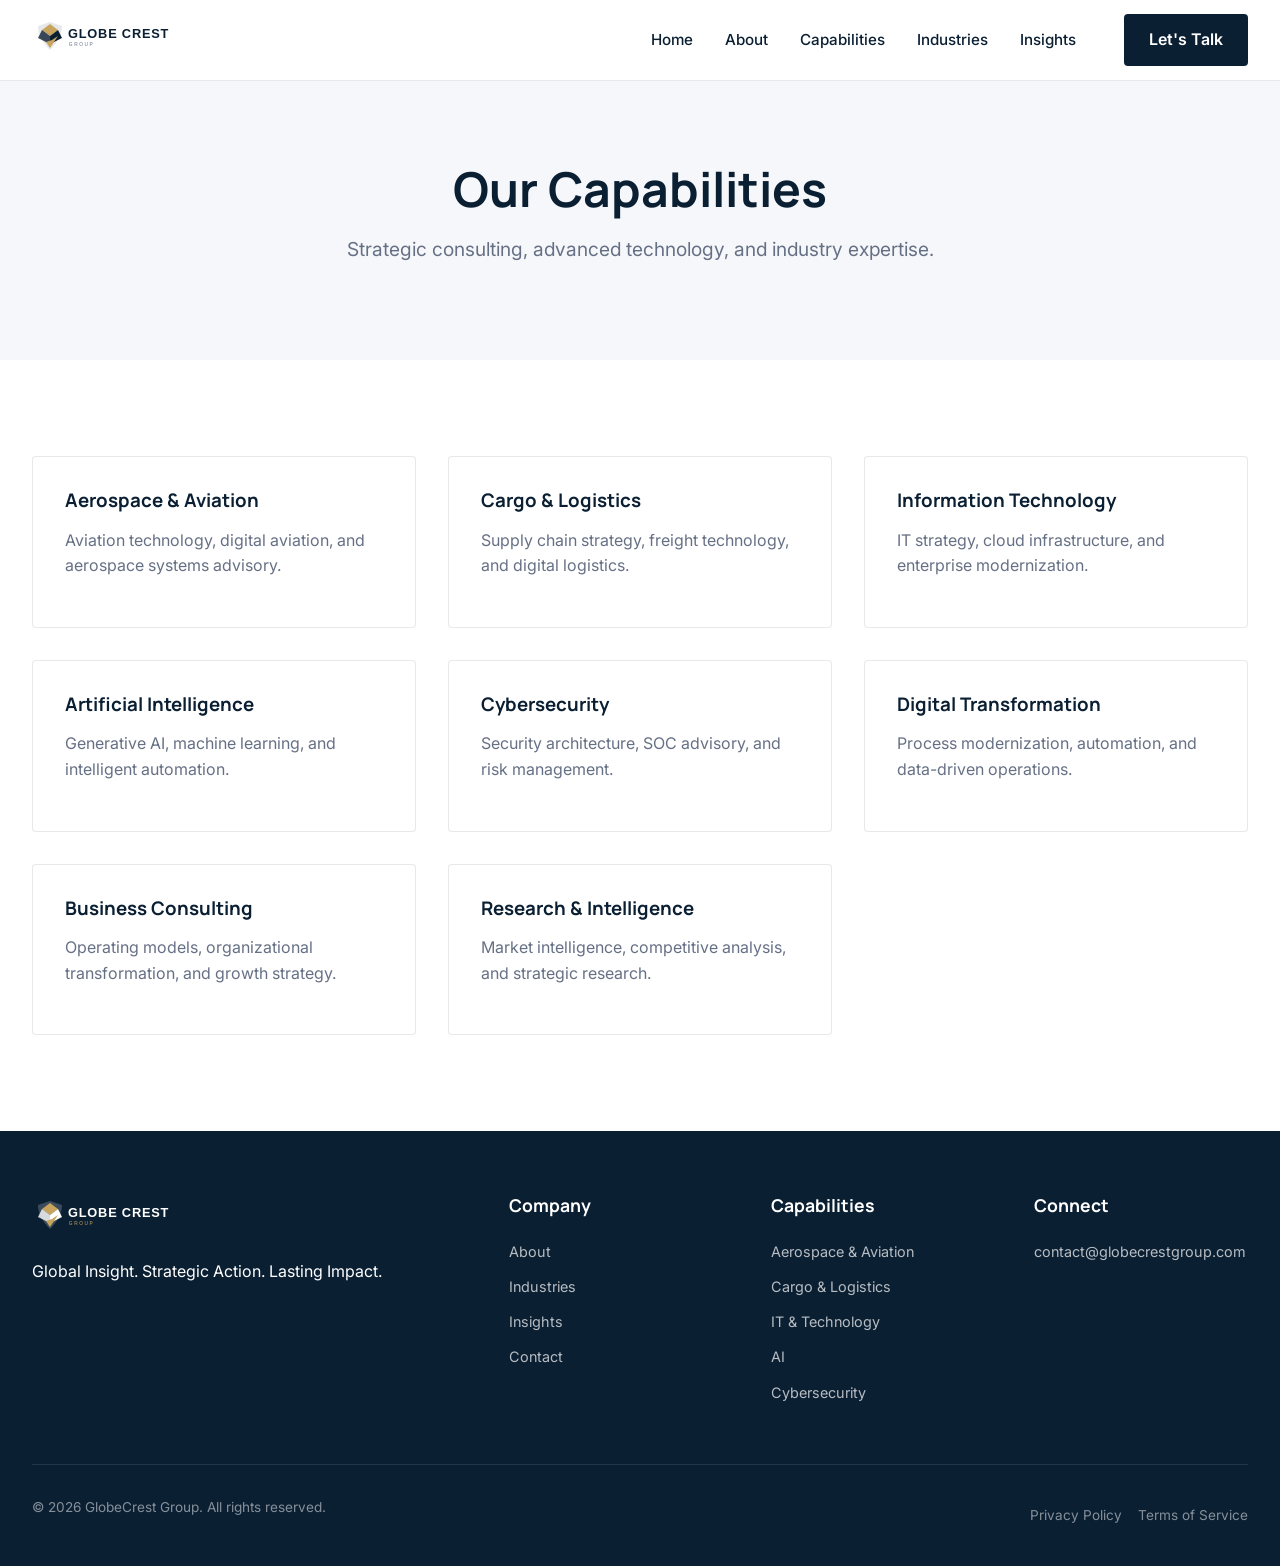
<file: capabilities.html>
﻿<!DOCTYPE html>
<html lang="en">
<head>
    <meta charset="UTF-8">
    <meta name="viewport" content="width=device-width, initial-scale=1.0">
    <title>Our Capabilities | GlobeCrest Group</title>
    <meta name="description" content="GlobeCrest Group capabilities across Strategy, Technology, Industry and Global Operations.">
    <link rel="icon" type="image/svg+xml" href="assets/images/logo/favicon.svg">
    <link rel="stylesheet" href="assets/css/style.css">
</head>
<body>
    <header class="header">
        <div class="container header-container">
            <a href="index.html" class="logo" aria-label="GlobeCrest Group Home">
                <img src="assets/images/logo/logo.svg" alt="GlobeCrest Group Logo">
            </a>
            <button class="mobile-toggle" aria-expanded="false">&#9776;</button>
            <nav>
                <ul class="nav-menu">
                    <li><a href="index.html" class="nav-link">Home</a></li>
                    <li><a href="about.html" class="nav-link">About</a></li>
                    <li class="dropdown">
                        <a href="capabilities.html" class="nav-link">Capabilities</a>
                        <ul class="dropdown-menu">
                            <li><a href="aerospace.html" class="dropdown-item">Aerospace & Aviation</a></li>
                            <li><a href="cargo.html" class="dropdown-item">Cargo & Logistics</a></li>
                            <li><a href="technology.html" class="dropdown-item">IT & Technology</a></li>
                            <li><a href="ai.html" class="dropdown-item">Artificial Intelligence</a></li>
                            <li><a href="cybersecurity.html" class="dropdown-item">Cybersecurity</a></li>
                            <li><a href="capabilities.html#digital" class="dropdown-item">Digital Transformation</a></li>
                            <li><a href="capabilities.html#consulting" class="dropdown-item">Business Consulting</a></li>
                            <li><a href="insights.html" class="dropdown-item">Research & Intelligence</a></li>
                        </ul>
                    </li>
                    <li><a href="industries.html" class="nav-link">Industries</a></li>
                    <li><a href="insights.html" class="nav-link">Insights</a></li>
                    <li><a href="contact.html" class="btn btn-primary" style="padding: 0.75rem 1.5rem; margin-left: 1rem;">Let's Talk</a></li>
                </ul>
            </nav>
        </div>
    </header>

        <section class="page-header" style="background-color: var(--color-light);">
        <div class="container fade-in">
            <h1 class="page-title">Our Capabilities</h1>
            <p class="page-subtitle">Strategic consulting, advanced technology, and industry expertise.</p>
        </div>
    </section>
    <section class="section">
        <div class="container">
            <div class="grid-3 fade-in">
                <div class="card card-content">
                    <h3 class="mb-2"><a href="aerospace.html">Aerospace & Aviation</a></h3>
                    <p class="text-muted">Aviation technology, digital aviation, and aerospace systems advisory.</p>
                </div>
                <div class="card card-content">
                    <h3 class="mb-2"><a href="cargo.html">Cargo & Logistics</a></h3>
                    <p class="text-muted">Supply chain strategy, freight technology, and digital logistics.</p>
                </div>
                <div class="card card-content">
                    <h3 class="mb-2"><a href="technology.html">Information Technology</a></h3>
                    <p class="text-muted">IT strategy, cloud infrastructure, and enterprise modernization.</p>
                </div>
                <div class="card card-content">
                    <h3 class="mb-2"><a href="ai.html">Artificial Intelligence</a></h3>
                    <p class="text-muted">Generative AI, machine learning, and intelligent automation.</p>
                </div>
                <div class="card card-content">
                    <h3 class="mb-2"><a href="cybersecurity.html">Cybersecurity</a></h3>
                    <p class="text-muted">Security architecture, SOC advisory, and risk management.</p>
                </div>
                <div class="card card-content" id="digital">
                    <h3 class="mb-2">Digital Transformation</h3>
                    <p class="text-muted">Process modernization, automation, and data-driven operations.</p>
                </div>
                <div class="card card-content" id="consulting">
                    <h3 class="mb-2">Business Consulting</h3>
                    <p class="text-muted">Operating models, organizational transformation, and growth strategy.</p>
                </div>
                <div class="card card-content">
                    <h3 class="mb-2"><a href="insights.html">Research & Intelligence</a></h3>
                    <p class="text-muted">Market intelligence, competitive analysis, and strategic research.</p>
                </div>
            </div>
        </div>
    </section>

    <footer class="footer">
        <div class="container">
            <div class="footer-grid">
                <div class="footer-brand">
                    <img src="assets/images/logo/logo-dark.svg" alt="GlobeCrest Group" class="footer-logo">
                    <p class="text-white mb-1">Global Insight. Strategic Action. Lasting Impact.</p>
                </div>
                <div>
                    <h4 class="footer-title">Company</h4>
                    <ul class="footer-links">
                        <li><a href="about.html" class="footer-link">About</a></li>
                        <li><a href="industries.html" class="footer-link">Industries</a></li>
                        <li><a href="insights.html" class="footer-link">Insights</a></li>
                        <li><a href="contact.html" class="footer-link">Contact</a></li>
                    </ul>
                </div>
                <div>
                    <h4 class="footer-title">Capabilities</h4>
                    <ul class="footer-links">
                        <li><a href="aerospace.html" class="footer-link">Aerospace & Aviation</a></li>
                        <li><a href="cargo.html" class="footer-link">Cargo & Logistics</a></li>
                        <li><a href="technology.html" class="footer-link">IT & Technology</a></li>
                        <li><a href="ai.html" class="footer-link">AI</a></li>
                        <li><a href="cybersecurity.html" class="footer-link">Cybersecurity</a></li>
                    </ul>
                </div>
                <div>
                    <h4 class="footer-title">Connect</h4>
                    <ul class="footer-links">
                        <li><a href="mailto:contact@globecrestgroup.com" class="footer-link">contact@globecrestgroup.com</a></li>
                    </ul>
                </div>
            </div>
            <div class="footer-bottom">
                <p>&copy; 2026 GlobeCrest Group. All rights reserved.</p>
                <div class="footer-legal-links">
                    <a href="privacy.html">Privacy Policy</a>
                    <a href="terms.html">Terms of Service</a>
                </div>
            </div>
        </div>
    </footer>
    <script src="assets/js/main.js"></script>
</body>
</html>
</file>
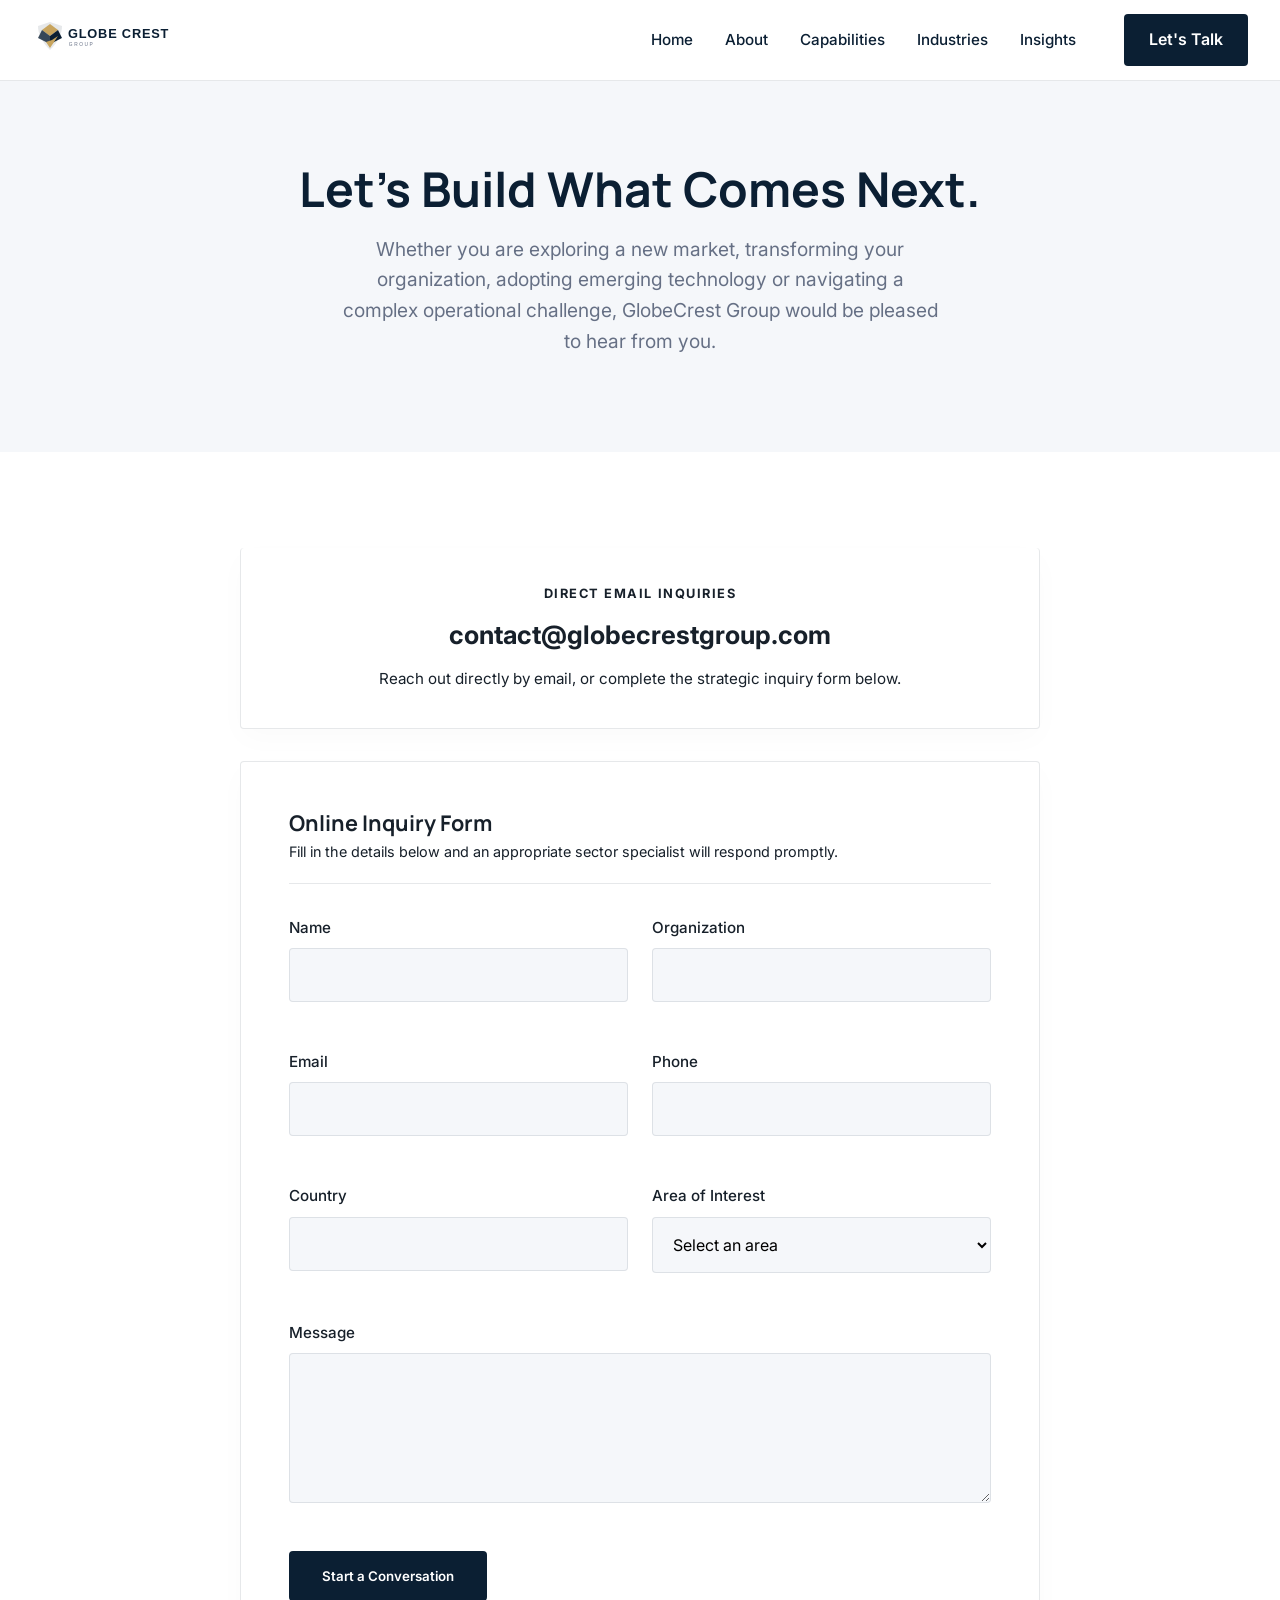
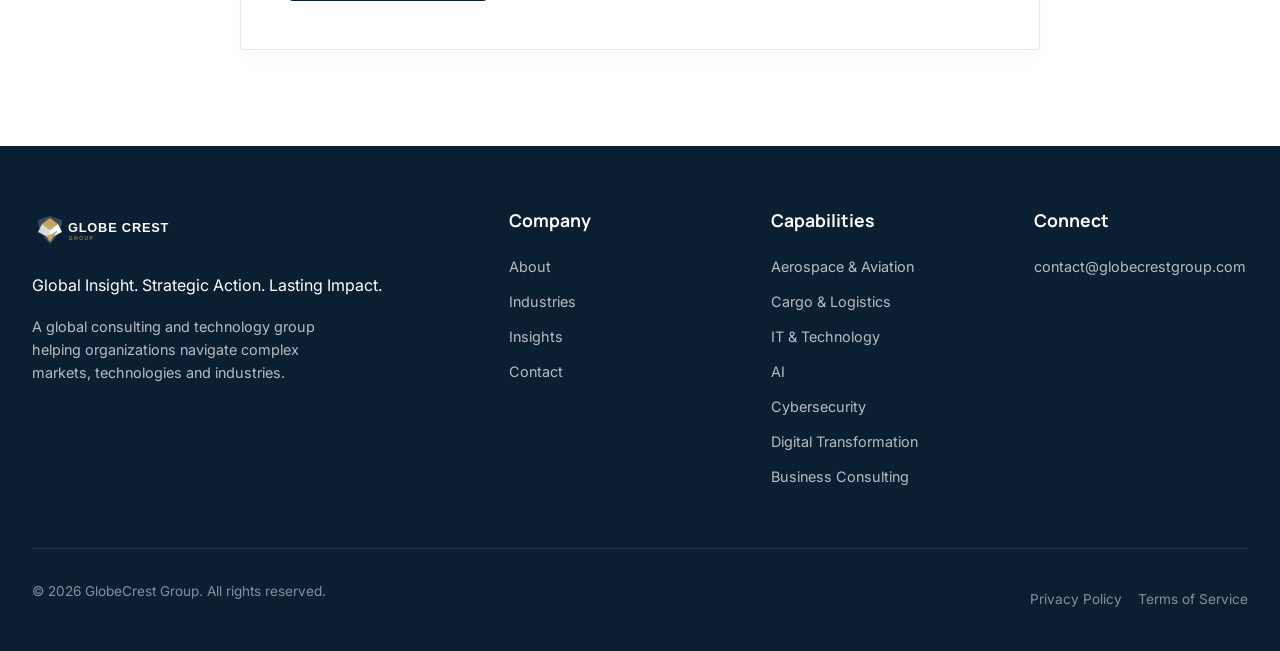
<file: contact.html>
<!DOCTYPE html>
<html lang="en">
<head>
    <meta charset="UTF-8">
    <meta name="viewport" content="width=device-width, initial-scale=1.0">
    <title>Contact Us | GlobeCrest Group</title>
    <meta name="description" content="Contact GlobeCrest Group for strategic consulting, advanced technology solutions and industry-focused expertise.">
    <link rel="icon" type="image/svg+xml" href="assets/images/logo/favicon.svg">
    <link rel="stylesheet" href="assets/css/style.css">
</head>
<body>
    <header class="header">
        <div class="container header-container">
            <a href="index.html" class="logo" aria-label="GlobeCrest Group Home">
                <img src="assets/images/logo/logo.svg" alt="GlobeCrest Group Logo">
            </a>
            <button class="mobile-toggle" aria-expanded="false">&#9776;</button>
            <nav>
                <ul class="nav-menu">
                    <li><a href="index.html" class="nav-link">Home</a></li>
                    <li><a href="about.html" class="nav-link">About</a></li>
                    <li class="dropdown">
                        <a href="capabilities.html" class="nav-link">Capabilities</a>
                        <ul class="dropdown-menu">
                            <li><a href="aerospace.html" class="dropdown-item">Aerospace & Aviation</a></li>
                            <li><a href="cargo.html" class="dropdown-item">Cargo & Logistics</a></li>
                            <li><a href="technology.html" class="dropdown-item">IT & Technology</a></li>
                            <li><a href="ai.html" class="dropdown-item">Artificial Intelligence</a></li>
                            <li><a href="cybersecurity.html" class="dropdown-item">Cybersecurity</a></li>
                            <li><a href="capabilities.html#digital" class="dropdown-item">Digital Transformation</a></li>
                            <li><a href="capabilities.html#consulting" class="dropdown-item">Business Consulting</a></li>
                            <li><a href="insights.html" class="dropdown-item">Research & Intelligence</a></li>
                        </ul>
                    </li>
                    <li><a href="industries.html" class="nav-link">Industries</a></li>
                    <li><a href="insights.html" class="nav-link">Insights</a></li>
                    <li><a href="contact.html" class="btn btn-primary" style="padding: 0.75rem 1.5rem; margin-left: 1rem;">Let's Talk</a></li>
                </ul>
            </nav>
        </div>
    </header>

    <section class="page-header">
        <div class="container fade-in">
            <h1 class="page-title">Let's Build What Comes Next.</h1>
            <p class="page-subtitle">Whether you are exploring a new market, transforming your organization, adopting emerging technology or navigating a complex operational challenge, GlobeCrest Group would be pleased to hear from you.</p>
        </div>
    </section>

    <section class="section">
        <div class="container">
            <!-- Direct Email Box -->
            <div class="fade-in" style="max-width: 800px; margin: 0 auto 2rem; background: var(--color-white); padding: 2.25rem 2.5rem; border: 1px solid var(--color-border); border-top: 4px solid var(--color-gold); border-radius: 4px; text-align: center; box-shadow: 0 10px 30px rgba(0,0,0,0.02);">
                <span style="font-size: 0.8rem; text-transform: uppercase; letter-spacing: 0.12em; color: var(--color-gold); font-weight: 700; display: block; margin-bottom: 0.6rem;">Direct Email Inquiries</span>
                <a href="mailto:contact@globecrestgroup.com" style="font-size: 1.6rem; font-weight: 700; color: var(--color-navy); text-decoration: none; display: inline-block; word-break: break-all;">contact@globecrestgroup.com</a>
                <p style="margin-top: 0.75rem; color: var(--color-text-muted); font-size: 0.95rem; margin-bottom: 0;">Reach out directly by email, or complete the strategic inquiry form below.</p>
            </div>

            <div class="fade-in" style="max-width: 800px; margin: 0 auto; background: var(--color-white); padding: 3rem; border: 1px solid var(--color-border); border-radius: 4px; box-shadow: 0 10px 30px rgba(0,0,0,0.02);">
                <div style="border-bottom: 1px solid var(--color-border); padding-bottom: 1.25rem; margin-bottom: 2rem;">
                    <h2 style="font-size: 1.35rem; color: var(--color-navy); margin-bottom: 0.25rem;">Online Inquiry Form</h2>
                    <p style="color: var(--color-text-muted); font-size: 0.9rem; margin: 0;">Fill in the details below and an appropriate sector specialist will respond promptly.</p>
                </div>
                <form action="https://formsubmit.co/contact@globecrestgroup.com" method="POST">
                    <input type="hidden" name="_subject" value="New Inquiry from GlobeCrest Group Website">
                    <input type="hidden" name="_template" value="table">
                    <div class="grid-2" style="gap: 1.5rem;">
                        <div class="form-group mb-0">
                            <label for="name" class="form-label">Name</label>
                            <input type="text" id="name" name="name" class="form-control" required>
                        </div>
                        <div class="form-group mb-0">
                            <label for="organization" class="form-label">Organization</label>
                            <input type="text" id="organization" name="organization" class="form-control" required>
                        </div>
                    </div>
                    <div class="grid-2 mt-3" style="gap: 1.5rem;">
                        <div class="form-group mb-0">
                            <label for="email" class="form-label">Email</label>
                            <input type="email" id="email" name="email" class="form-control" required>
                        </div>
                        <div class="form-group mb-0">
                            <label for="phone" class="form-label">Phone</label>
                            <input type="tel" id="phone" name="phone" class="form-control">
                        </div>
                    </div>
                    <div class="grid-2 mt-3" style="gap: 1.5rem;">
                        <div class="form-group mb-0">
                            <label for="country" class="form-label">Country</label>
                            <input type="text" id="country" name="country" class="form-control" required>
                        </div>
                        <div class="form-group mb-0">
                            <label for="interest" class="form-label">Area of Interest</label>
                            <select id="interest" name="interest" class="form-control" required>
                                <option value="" disabled selected>Select an area</option>
                                <option value="Aerospace & Aviation">Aerospace & Aviation</option>
                                <option value="Cargo & Logistics">Cargo & Logistics</option>
                                <option value="IT">IT</option>
                                <option value="Artificial Intelligence">Artificial Intelligence</option>
                                <option value="Cybersecurity">Cybersecurity</option>
                                <option value="Digital Transformation">Digital Transformation</option>
                                <option value="Business Consulting">Business Consulting</option>
                                <option value="Research & Intelligence">Research & Intelligence</option>
                                <option value="Other">Other</option>
                            </select>
                        </div>
                    </div>
                    <div class="form-group mt-3">
                        <label for="message" class="form-label">Message</label>
                        <textarea id="message" name="message" class="form-control" required></textarea>
                    </div>
                    <button type="submit" class="btn btn-primary mt-2">Start a Conversation</button>
                </form>
            </div>
        </div>
    </section>

    <!-- Footer -->
    <footer class="footer">
        <div class="container">
            <div class="footer-grid">
                <div class="footer-brand">
                    <img src="assets/images/logo/logo-dark.svg" alt="GlobeCrest Group" class="footer-logo">
                    <p class="text-white mb-1">Global Insight. Strategic Action. Lasting Impact.</p>
                    <p class="footer-desc mt-2">A global consulting and technology group helping organizations navigate complex markets, technologies and industries.</p>
                </div>
                <div>
                    <h4 class="footer-title">Company</h4>
                    <ul class="footer-links">
                        <li><a href="about.html" class="footer-link">About</a></li>
                        <li><a href="industries.html" class="footer-link">Industries</a></li>
                        <li><a href="insights.html" class="footer-link">Insights</a></li>
                        <li><a href="contact.html" class="footer-link">Contact</a></li>
                    </ul>
                </div>
                <div>
                    <h4 class="footer-title">Capabilities</h4>
                    <ul class="footer-links">
                        <li><a href="aerospace.html" class="footer-link">Aerospace & Aviation</a></li>
                        <li><a href="cargo.html" class="footer-link">Cargo & Logistics</a></li>
                        <li><a href="technology.html" class="footer-link">IT & Technology</a></li>
                        <li><a href="ai.html" class="footer-link">AI</a></li>
                        <li><a href="cybersecurity.html" class="footer-link">Cybersecurity</a></li>
                        <li><a href="capabilities.html#digital" class="footer-link">Digital Transformation</a></li>
                        <li><a href="capabilities.html#consulting" class="footer-link">Business Consulting</a></li>
                    </ul>
                </div>
                <div>
                    <h4 class="footer-title">Connect</h4>
                    <ul class="footer-links">
                        <li><a href="mailto:contact@globecrestgroup.com" class="footer-link">contact@globecrestgroup.com</a></li>
                    </ul>
                </div>
            </div>
            <div class="footer-bottom">
                <p>&copy; 2026 GlobeCrest Group. All rights reserved.</p>
                <div class="footer-legal-links">
                    <a href="privacy.html">Privacy Policy</a>
                    <a href="terms.html">Terms of Service</a>
                </div>
            </div>
        </div>
    </footer>
    <script src="assets/js/main.js"></script>
</body>
</html>
</file>
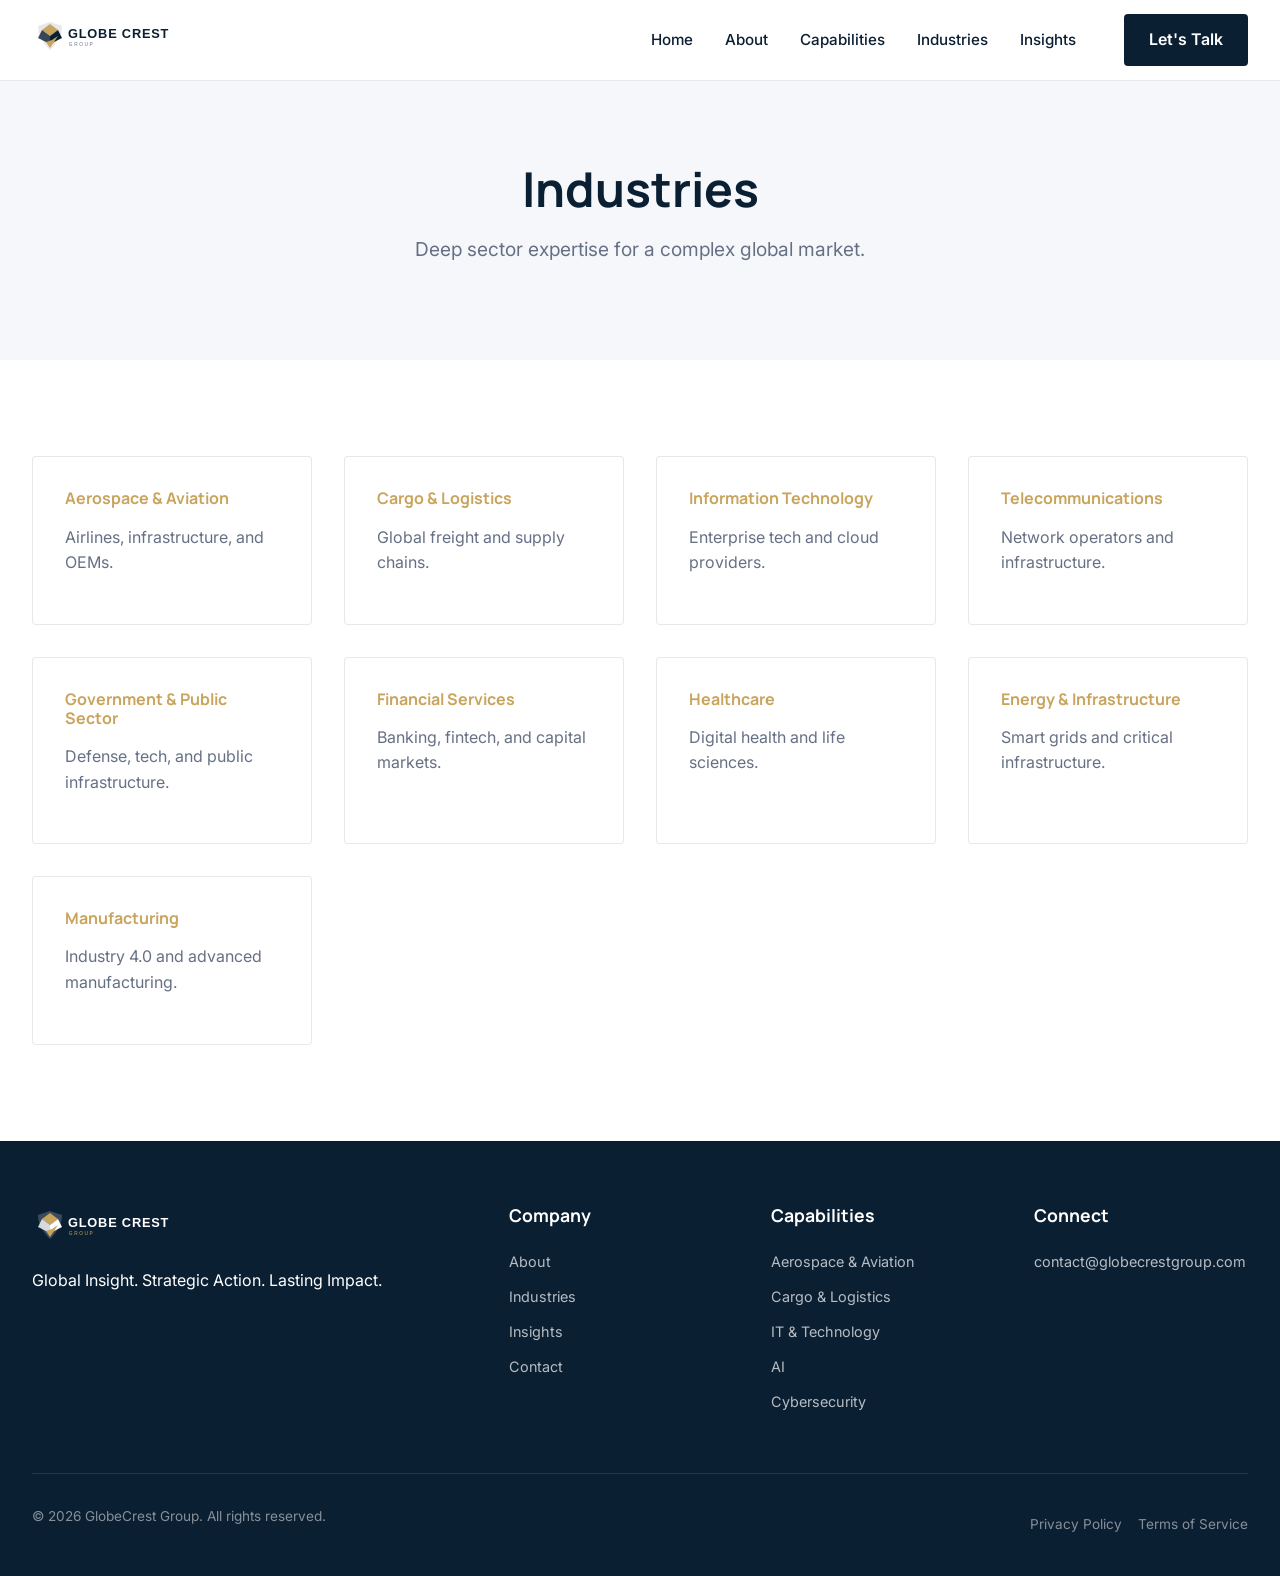
<file: industries.html>
﻿<!DOCTYPE html>
<html lang="en">
<head>
    <meta charset="UTF-8">
    <meta name="viewport" content="width=device-width, initial-scale=1.0">
    <title>Industries | GlobeCrest Group</title>
    <meta name="description" content="GlobeCrest Group industry expertise.">
    <link rel="icon" type="image/svg+xml" href="assets/images/logo/favicon.svg">
    <link rel="stylesheet" href="assets/css/style.css">
</head>
<body>
    <header class="header">
        <div class="container header-container">
            <a href="index.html" class="logo" aria-label="GlobeCrest Group Home">
                <img src="assets/images/logo/logo.svg" alt="GlobeCrest Group Logo">
            </a>
            <button class="mobile-toggle" aria-expanded="false">&#9776;</button>
            <nav>
                <ul class="nav-menu">
                    <li><a href="index.html" class="nav-link">Home</a></li>
                    <li><a href="about.html" class="nav-link">About</a></li>
                    <li class="dropdown">
                        <a href="capabilities.html" class="nav-link">Capabilities</a>
                        <ul class="dropdown-menu">
                            <li><a href="aerospace.html" class="dropdown-item">Aerospace & Aviation</a></li>
                            <li><a href="cargo.html" class="dropdown-item">Cargo & Logistics</a></li>
                            <li><a href="technology.html" class="dropdown-item">IT & Technology</a></li>
                            <li><a href="ai.html" class="dropdown-item">Artificial Intelligence</a></li>
                            <li><a href="cybersecurity.html" class="dropdown-item">Cybersecurity</a></li>
                            <li><a href="capabilities.html#digital" class="dropdown-item">Digital Transformation</a></li>
                            <li><a href="capabilities.html#consulting" class="dropdown-item">Business Consulting</a></li>
                            <li><a href="insights.html" class="dropdown-item">Research & Intelligence</a></li>
                        </ul>
                    </li>
                    <li><a href="industries.html" class="nav-link">Industries</a></li>
                    <li><a href="insights.html" class="nav-link">Insights</a></li>
                    <li><a href="contact.html" class="btn btn-primary" style="padding: 0.75rem 1.5rem; margin-left: 1rem;">Let's Talk</a></li>
                </ul>
            </nav>
        </div>
    </header>

        <section class="page-header" style="background-color: var(--color-light);">
        <div class="container fade-in">
            <h1 class="page-title">Industries</h1>
            <p class="page-subtitle">Deep sector expertise for a complex global market.</p>
        </div>
    </section>
    <section class="section">
        <div class="container">
            <div class="grid-4 fade-in">
                <div class="card card-content"><h4 class="mb-2 text-accent">Aerospace & Aviation</h4><p class="text-muted">Airlines, infrastructure, and OEMs.</p></div>
                <div class="card card-content"><h4 class="mb-2 text-accent">Cargo & Logistics</h4><p class="text-muted">Global freight and supply chains.</p></div>
                <div class="card card-content"><h4 class="mb-2 text-accent">Information Technology</h4><p class="text-muted">Enterprise tech and cloud providers.</p></div>
                <div class="card card-content"><h4 class="mb-2 text-accent">Telecommunications</h4><p class="text-muted">Network operators and infrastructure.</p></div>
                <div class="card card-content"><h4 class="mb-2 text-accent">Government & Public Sector</h4><p class="text-muted">Defense, tech, and public infrastructure.</p></div>
                <div class="card card-content"><h4 class="mb-2 text-accent">Financial Services</h4><p class="text-muted">Banking, fintech, and capital markets.</p></div>
                <div class="card card-content"><h4 class="mb-2 text-accent">Healthcare</h4><p class="text-muted">Digital health and life sciences.</p></div>
                <div class="card card-content"><h4 class="mb-2 text-accent">Energy & Infrastructure</h4><p class="text-muted">Smart grids and critical infrastructure.</p></div>
                <div class="card card-content"><h4 class="mb-2 text-accent">Manufacturing</h4><p class="text-muted">Industry 4.0 and advanced manufacturing.</p></div>
            </div>
        </div>
    </section>

    <footer class="footer">
        <div class="container">
            <div class="footer-grid">
                <div class="footer-brand">
                    <img src="assets/images/logo/logo-dark.svg" alt="GlobeCrest Group" class="footer-logo">
                    <p class="text-white mb-1">Global Insight. Strategic Action. Lasting Impact.</p>
                </div>
                <div>
                    <h4 class="footer-title">Company</h4>
                    <ul class="footer-links">
                        <li><a href="about.html" class="footer-link">About</a></li>
                        <li><a href="industries.html" class="footer-link">Industries</a></li>
                        <li><a href="insights.html" class="footer-link">Insights</a></li>
                        <li><a href="contact.html" class="footer-link">Contact</a></li>
                    </ul>
                </div>
                <div>
                    <h4 class="footer-title">Capabilities</h4>
                    <ul class="footer-links">
                        <li><a href="aerospace.html" class="footer-link">Aerospace & Aviation</a></li>
                        <li><a href="cargo.html" class="footer-link">Cargo & Logistics</a></li>
                        <li><a href="technology.html" class="footer-link">IT & Technology</a></li>
                        <li><a href="ai.html" class="footer-link">AI</a></li>
                        <li><a href="cybersecurity.html" class="footer-link">Cybersecurity</a></li>
                    </ul>
                </div>
                <div>
                    <h4 class="footer-title">Connect</h4>
                    <ul class="footer-links">
                        <li><a href="mailto:contact@globecrestgroup.com" class="footer-link">contact@globecrestgroup.com</a></li>
                    </ul>
                </div>
            </div>
            <div class="footer-bottom">
                <p>&copy; 2026 GlobeCrest Group. All rights reserved.</p>
                <div class="footer-legal-links">
                    <a href="privacy.html">Privacy Policy</a>
                    <a href="terms.html">Terms of Service</a>
                </div>
            </div>
        </div>
    </footer>
    <script src="assets/js/main.js"></script>
</body>
</html>
</file>
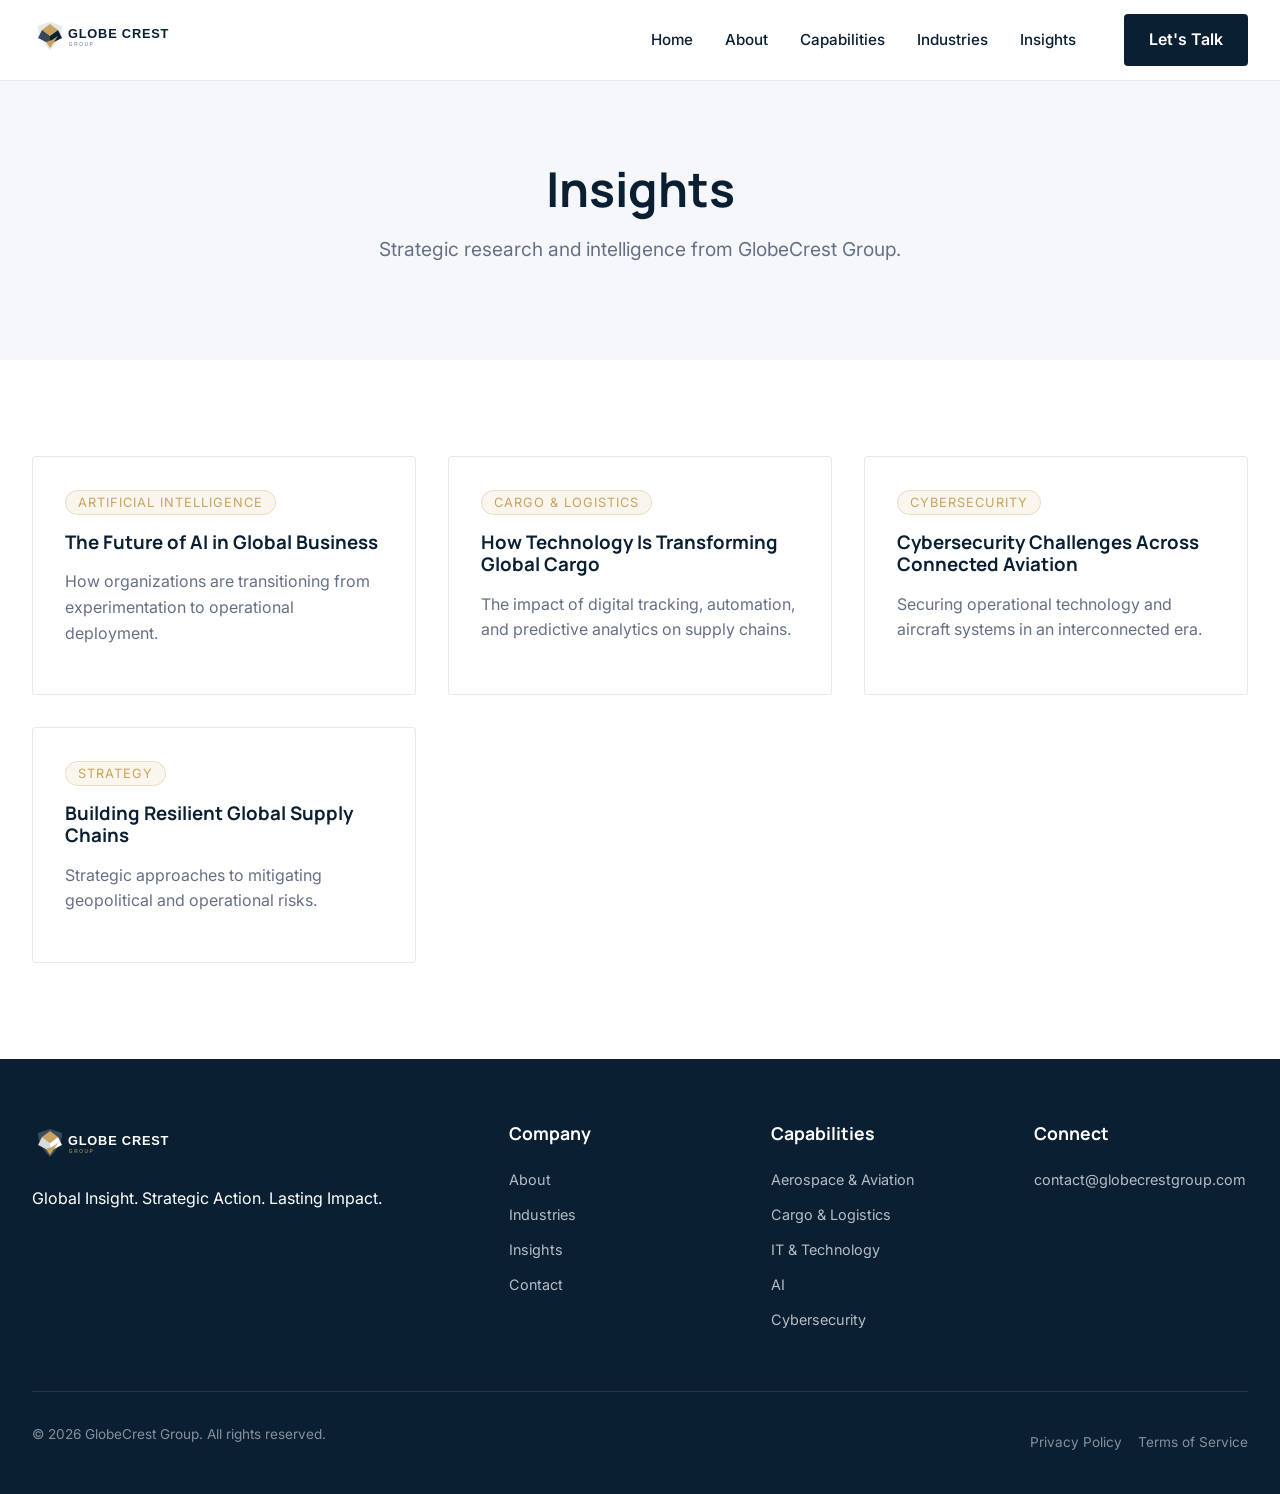
<file: insights.html>
﻿<!DOCTYPE html>
<html lang="en">
<head>
    <meta charset="UTF-8">
    <meta name="viewport" content="width=device-width, initial-scale=1.0">
    <title>Insights & Research | GlobeCrest Group</title>
    <meta name="description" content="Consulting research and insights by GlobeCrest Group.">
    <link rel="icon" type="image/svg+xml" href="assets/images/logo/favicon.svg">
    <link rel="stylesheet" href="assets/css/style.css">
</head>
<body>
    <header class="header">
        <div class="container header-container">
            <a href="index.html" class="logo" aria-label="GlobeCrest Group Home">
                <img src="assets/images/logo/logo.svg" alt="GlobeCrest Group Logo">
            </a>
            <button class="mobile-toggle" aria-expanded="false">&#9776;</button>
            <nav>
                <ul class="nav-menu">
                    <li><a href="index.html" class="nav-link">Home</a></li>
                    <li><a href="about.html" class="nav-link">About</a></li>
                    <li class="dropdown">
                        <a href="capabilities.html" class="nav-link">Capabilities</a>
                        <ul class="dropdown-menu">
                            <li><a href="aerospace.html" class="dropdown-item">Aerospace & Aviation</a></li>
                            <li><a href="cargo.html" class="dropdown-item">Cargo & Logistics</a></li>
                            <li><a href="technology.html" class="dropdown-item">IT & Technology</a></li>
                            <li><a href="ai.html" class="dropdown-item">Artificial Intelligence</a></li>
                            <li><a href="cybersecurity.html" class="dropdown-item">Cybersecurity</a></li>
                            <li><a href="capabilities.html#digital" class="dropdown-item">Digital Transformation</a></li>
                            <li><a href="capabilities.html#consulting" class="dropdown-item">Business Consulting</a></li>
                            <li><a href="insights.html" class="dropdown-item">Research & Intelligence</a></li>
                        </ul>
                    </li>
                    <li><a href="industries.html" class="nav-link">Industries</a></li>
                    <li><a href="insights.html" class="nav-link">Insights</a></li>
                    <li><a href="contact.html" class="btn btn-primary" style="padding: 0.75rem 1.5rem; margin-left: 1rem;">Let's Talk</a></li>
                </ul>
            </nav>
        </div>
    </header>

        <section class="page-header" style="background-color: var(--color-light);">
        <div class="container fade-in">
            <h1 class="page-title">Insights</h1>
            <p class="page-subtitle">Strategic research and intelligence from GlobeCrest Group.</p>
        </div>
    </section>
    <section class="section">
        <div class="container">
            <div class="grid-3 fade-in">
                <div class="card card-content">
                    <span class="tag mb-2 d-inline-block">Artificial Intelligence</span>
                    <h3 class="mb-2 mt-2">The Future of AI in Global Business</h3>
                    <p class="text-muted">How organizations are transitioning from experimentation to operational deployment.</p>
                </div>
                <div class="card card-content">
                    <span class="tag mb-2 d-inline-block">Cargo & Logistics</span>
                    <h3 class="mb-2 mt-2">How Technology Is Transforming Global Cargo</h3>
                    <p class="text-muted">The impact of digital tracking, automation, and predictive analytics on supply chains.</p>
                </div>
                <div class="card card-content">
                    <span class="tag mb-2 d-inline-block">Cybersecurity</span>
                    <h3 class="mb-2 mt-2">Cybersecurity Challenges Across Connected Aviation</h3>
                    <p class="text-muted">Securing operational technology and aircraft systems in an interconnected era.</p>
                </div>
                <div class="card card-content">
                    <span class="tag mb-2 d-inline-block">Strategy</span>
                    <h3 class="mb-2 mt-2">Building Resilient Global Supply Chains</h3>
                    <p class="text-muted">Strategic approaches to mitigating geopolitical and operational risks.</p>
                </div>
            </div>
        </div>
    </section>

    <footer class="footer">
        <div class="container">
            <div class="footer-grid">
                <div class="footer-brand">
                    <img src="assets/images/logo/logo-dark.svg" alt="GlobeCrest Group" class="footer-logo">
                    <p class="text-white mb-1">Global Insight. Strategic Action. Lasting Impact.</p>
                </div>
                <div>
                    <h4 class="footer-title">Company</h4>
                    <ul class="footer-links">
                        <li><a href="about.html" class="footer-link">About</a></li>
                        <li><a href="industries.html" class="footer-link">Industries</a></li>
                        <li><a href="insights.html" class="footer-link">Insights</a></li>
                        <li><a href="contact.html" class="footer-link">Contact</a></li>
                    </ul>
                </div>
                <div>
                    <h4 class="footer-title">Capabilities</h4>
                    <ul class="footer-links">
                        <li><a href="aerospace.html" class="footer-link">Aerospace & Aviation</a></li>
                        <li><a href="cargo.html" class="footer-link">Cargo & Logistics</a></li>
                        <li><a href="technology.html" class="footer-link">IT & Technology</a></li>
                        <li><a href="ai.html" class="footer-link">AI</a></li>
                        <li><a href="cybersecurity.html" class="footer-link">Cybersecurity</a></li>
                    </ul>
                </div>
                <div>
                    <h4 class="footer-title">Connect</h4>
                    <ul class="footer-links">
                        <li><a href="mailto:contact@globecrestgroup.com" class="footer-link">contact@globecrestgroup.com</a></li>
                    </ul>
                </div>
            </div>
            <div class="footer-bottom">
                <p>&copy; 2026 GlobeCrest Group. All rights reserved.</p>
                <div class="footer-legal-links">
                    <a href="privacy.html">Privacy Policy</a>
                    <a href="terms.html">Terms of Service</a>
                </div>
            </div>
        </div>
    </footer>
    <script src="assets/js/main.js"></script>
</body>
</html>
</file>
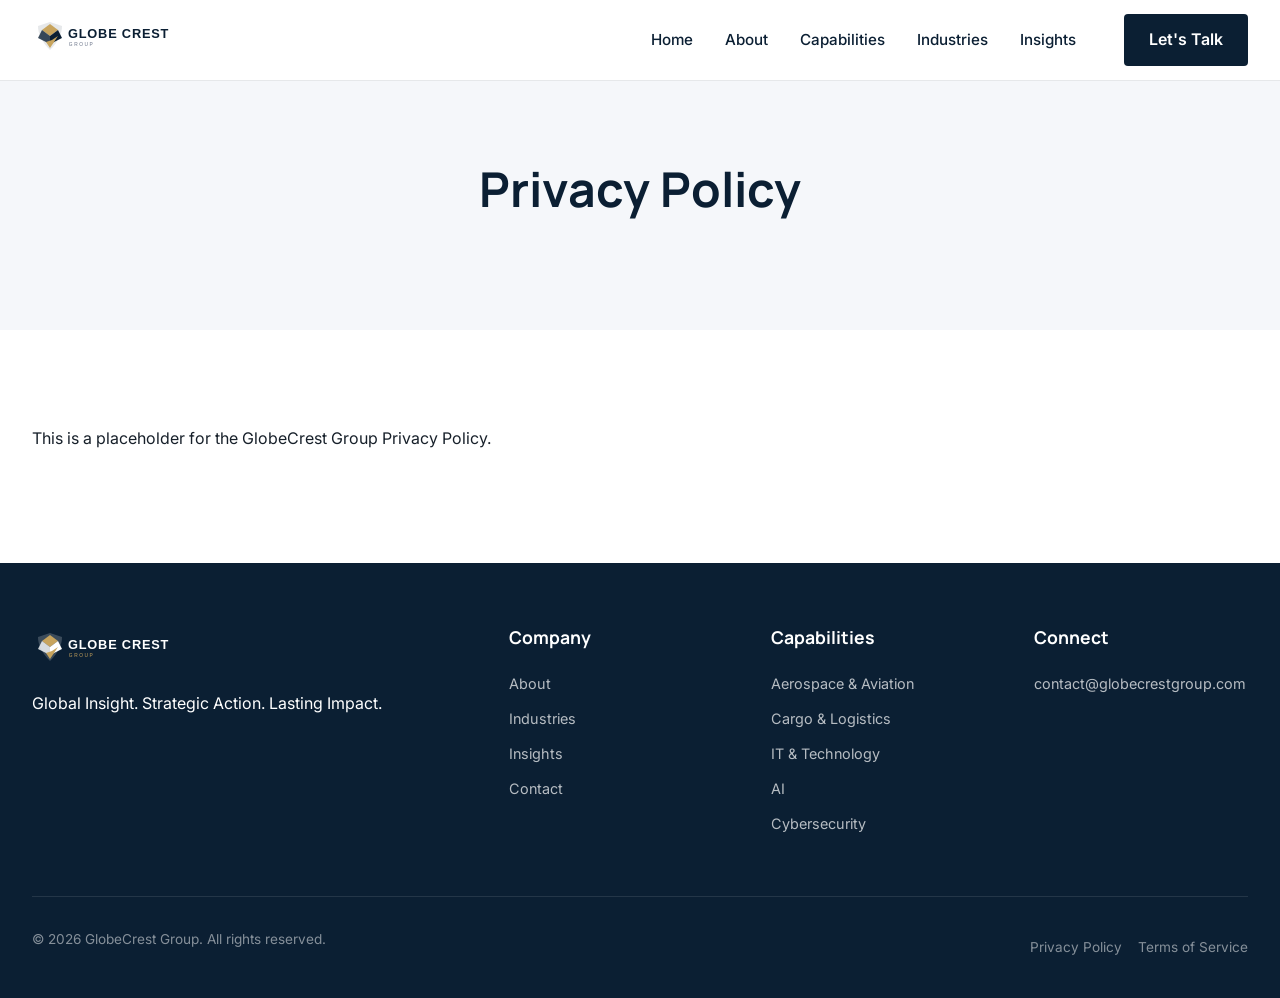
<file: privacy.html>
﻿<!DOCTYPE html>
<html lang="en">
<head>
    <meta charset="UTF-8">
    <meta name="viewport" content="width=device-width, initial-scale=1.0">
    <title>Privacy Policy | GlobeCrest Group</title>
    <meta name="description" content="GlobeCrest Group Privacy Policy.">
    <link rel="icon" type="image/svg+xml" href="assets/images/logo/favicon.svg">
    <link rel="stylesheet" href="assets/css/style.css">
</head>
<body>
    <header class="header">
        <div class="container header-container">
            <a href="index.html" class="logo" aria-label="GlobeCrest Group Home">
                <img src="assets/images/logo/logo.svg" alt="GlobeCrest Group Logo">
            </a>
            <button class="mobile-toggle" aria-expanded="false">&#9776;</button>
            <nav>
                <ul class="nav-menu">
                    <li><a href="index.html" class="nav-link">Home</a></li>
                    <li><a href="about.html" class="nav-link">About</a></li>
                    <li class="dropdown">
                        <a href="capabilities.html" class="nav-link">Capabilities</a>
                        <ul class="dropdown-menu">
                            <li><a href="aerospace.html" class="dropdown-item">Aerospace & Aviation</a></li>
                            <li><a href="cargo.html" class="dropdown-item">Cargo & Logistics</a></li>
                            <li><a href="technology.html" class="dropdown-item">IT & Technology</a></li>
                            <li><a href="ai.html" class="dropdown-item">Artificial Intelligence</a></li>
                            <li><a href="cybersecurity.html" class="dropdown-item">Cybersecurity</a></li>
                            <li><a href="capabilities.html#digital" class="dropdown-item">Digital Transformation</a></li>
                            <li><a href="capabilities.html#consulting" class="dropdown-item">Business Consulting</a></li>
                            <li><a href="insights.html" class="dropdown-item">Research & Intelligence</a></li>
                        </ul>
                    </li>
                    <li><a href="industries.html" class="nav-link">Industries</a></li>
                    <li><a href="insights.html" class="nav-link">Insights</a></li>
                    <li><a href="contact.html" class="btn btn-primary" style="padding: 0.75rem 1.5rem; margin-left: 1rem;">Let's Talk</a></li>
                </ul>
            </nav>
        </div>
    </header>

        <section class="page-header" style="background-color: var(--color-light);">
        <div class="container fade-in">
            <h1 class="page-title">Privacy Policy</h1>
        </div>
    </section>
    <section class="section">
        <div class="container fade-in">
            <p>This is a placeholder for the GlobeCrest Group Privacy Policy.</p>
        </div>
    </section>

    <footer class="footer">
        <div class="container">
            <div class="footer-grid">
                <div class="footer-brand">
                    <img src="assets/images/logo/logo-dark.svg" alt="GlobeCrest Group" class="footer-logo">
                    <p class="text-white mb-1">Global Insight. Strategic Action. Lasting Impact.</p>
                </div>
                <div>
                    <h4 class="footer-title">Company</h4>
                    <ul class="footer-links">
                        <li><a href="about.html" class="footer-link">About</a></li>
                        <li><a href="industries.html" class="footer-link">Industries</a></li>
                        <li><a href="insights.html" class="footer-link">Insights</a></li>
                        <li><a href="contact.html" class="footer-link">Contact</a></li>
                    </ul>
                </div>
                <div>
                    <h4 class="footer-title">Capabilities</h4>
                    <ul class="footer-links">
                        <li><a href="aerospace.html" class="footer-link">Aerospace & Aviation</a></li>
                        <li><a href="cargo.html" class="footer-link">Cargo & Logistics</a></li>
                        <li><a href="technology.html" class="footer-link">IT & Technology</a></li>
                        <li><a href="ai.html" class="footer-link">AI</a></li>
                        <li><a href="cybersecurity.html" class="footer-link">Cybersecurity</a></li>
                    </ul>
                </div>
                <div>
                    <h4 class="footer-title">Connect</h4>
                    <ul class="footer-links">
                        <li><a href="mailto:contact@globecrestgroup.com" class="footer-link">contact@globecrestgroup.com</a></li>
                    </ul>
                </div>
            </div>
            <div class="footer-bottom">
                <p>&copy; 2026 GlobeCrest Group. All rights reserved.</p>
                <div class="footer-legal-links">
                    <a href="privacy.html">Privacy Policy</a>
                    <a href="terms.html">Terms of Service</a>
                </div>
            </div>
        </div>
    </footer>
    <script src="assets/js/main.js"></script>
</body>
</html>
</file>
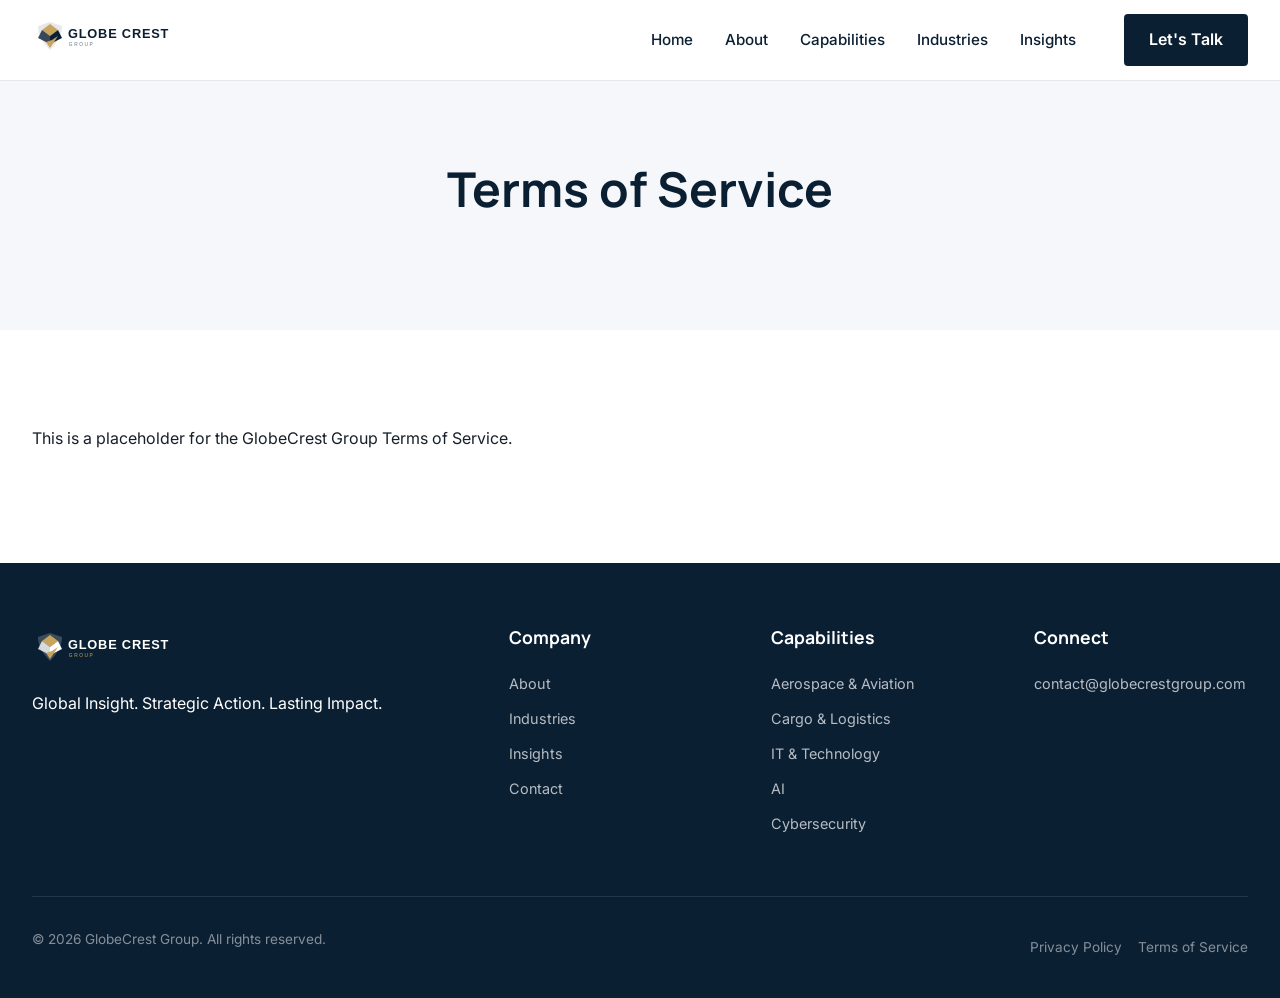
<file: terms.html>
﻿<!DOCTYPE html>
<html lang="en">
<head>
    <meta charset="UTF-8">
    <meta name="viewport" content="width=device-width, initial-scale=1.0">
    <title>Terms of Service | GlobeCrest Group</title>
    <meta name="description" content="GlobeCrest Group Terms of Service.">
    <link rel="icon" type="image/svg+xml" href="assets/images/logo/favicon.svg">
    <link rel="stylesheet" href="assets/css/style.css">
</head>
<body>
    <header class="header">
        <div class="container header-container">
            <a href="index.html" class="logo" aria-label="GlobeCrest Group Home">
                <img src="assets/images/logo/logo.svg" alt="GlobeCrest Group Logo">
            </a>
            <button class="mobile-toggle" aria-expanded="false">&#9776;</button>
            <nav>
                <ul class="nav-menu">
                    <li><a href="index.html" class="nav-link">Home</a></li>
                    <li><a href="about.html" class="nav-link">About</a></li>
                    <li class="dropdown">
                        <a href="capabilities.html" class="nav-link">Capabilities</a>
                        <ul class="dropdown-menu">
                            <li><a href="aerospace.html" class="dropdown-item">Aerospace & Aviation</a></li>
                            <li><a href="cargo.html" class="dropdown-item">Cargo & Logistics</a></li>
                            <li><a href="technology.html" class="dropdown-item">IT & Technology</a></li>
                            <li><a href="ai.html" class="dropdown-item">Artificial Intelligence</a></li>
                            <li><a href="cybersecurity.html" class="dropdown-item">Cybersecurity</a></li>
                            <li><a href="capabilities.html#digital" class="dropdown-item">Digital Transformation</a></li>
                            <li><a href="capabilities.html#consulting" class="dropdown-item">Business Consulting</a></li>
                            <li><a href="insights.html" class="dropdown-item">Research & Intelligence</a></li>
                        </ul>
                    </li>
                    <li><a href="industries.html" class="nav-link">Industries</a></li>
                    <li><a href="insights.html" class="nav-link">Insights</a></li>
                    <li><a href="contact.html" class="btn btn-primary" style="padding: 0.75rem 1.5rem; margin-left: 1rem;">Let's Talk</a></li>
                </ul>
            </nav>
        </div>
    </header>

        <section class="page-header" style="background-color: var(--color-light);">
        <div class="container fade-in">
            <h1 class="page-title">Terms of Service</h1>
        </div>
    </section>
    <section class="section">
        <div class="container fade-in">
            <p>This is a placeholder for the GlobeCrest Group Terms of Service.</p>
        </div>
    </section>

    <footer class="footer">
        <div class="container">
            <div class="footer-grid">
                <div class="footer-brand">
                    <img src="assets/images/logo/logo-dark.svg" alt="GlobeCrest Group" class="footer-logo">
                    <p class="text-white mb-1">Global Insight. Strategic Action. Lasting Impact.</p>
                </div>
                <div>
                    <h4 class="footer-title">Company</h4>
                    <ul class="footer-links">
                        <li><a href="about.html" class="footer-link">About</a></li>
                        <li><a href="industries.html" class="footer-link">Industries</a></li>
                        <li><a href="insights.html" class="footer-link">Insights</a></li>
                        <li><a href="contact.html" class="footer-link">Contact</a></li>
                    </ul>
                </div>
                <div>
                    <h4 class="footer-title">Capabilities</h4>
                    <ul class="footer-links">
                        <li><a href="aerospace.html" class="footer-link">Aerospace & Aviation</a></li>
                        <li><a href="cargo.html" class="footer-link">Cargo & Logistics</a></li>
                        <li><a href="technology.html" class="footer-link">IT & Technology</a></li>
                        <li><a href="ai.html" class="footer-link">AI</a></li>
                        <li><a href="cybersecurity.html" class="footer-link">Cybersecurity</a></li>
                    </ul>
                </div>
                <div>
                    <h4 class="footer-title">Connect</h4>
                    <ul class="footer-links">
                        <li><a href="mailto:contact@globecrestgroup.com" class="footer-link">contact@globecrestgroup.com</a></li>
                    </ul>
                </div>
            </div>
            <div class="footer-bottom">
                <p>&copy; 2026 GlobeCrest Group. All rights reserved.</p>
                <div class="footer-legal-links">
                    <a href="privacy.html">Privacy Policy</a>
                    <a href="terms.html">Terms of Service</a>
                </div>
            </div>
        </div>
    </footer>
    <script src="assets/js/main.js"></script>
</body>
</html>
</file>
<file: assets/css/style.css>
@import url('https://fonts.googleapis.com/css2?family=Inter:wght@300;400;500;600;700&family=Manrope:wght@300;400;500;600;700;800&display=swap');

:root {
  /* Color System */
  --color-primary: #0B1F33; /* Deep Navy */
  --color-secondary: #142F4A; /* Midnight Blue */
  --color-accent: #C8A45D; /* Gold */
  --color-white: #FFFFFF;
  --color-light: #F5F7FA;
  --color-dark: #081522;
  --color-text: #17202A;
  --color-muted: #667085;
  --color-border: rgba(11, 31, 51, 0.1);
  --color-border-dark: rgba(255, 255, 255, 0.1);

  /* Typography */
  --font-heading: 'Manrope', sans-serif;
  --font-body: 'Inter', sans-serif;

  /* Transitions */
  --transition-fast: 0.2s ease-in-out;
  --transition-slow: 0.4s ease-in-out;
}

/* Reset & Base */
*, *::before, *::after {
  box-sizing: border-box;
  margin: 0;
  padding: 0;
}

html {
  font-size: 16px;
  scroll-behavior: smooth;
}

body {
  font-family: var(--font-body);
  color: var(--color-text);
  background-color: var(--color-white);
  line-height: 1.6;
  -webkit-font-smoothing: antialiased;
  -moz-osx-font-smoothing: grayscale;
}

/* Typography Utilities */
h1, h2, h3, h4, h5, h6 {
  font-family: var(--font-heading);
  color: var(--color-primary);
  font-weight: 700;
  line-height: 1.2;
}

.text-white h1, .text-white h2, .text-white h3, .text-white h4, .text-white h5, .text-white h6 {
  color: var(--color-white);
}

.text-accent {
  color: var(--color-accent);
}

.text-muted {
  color: var(--color-muted);
}

p {
  margin-bottom: 1rem;
}

a {
  text-decoration: none;
  color: var(--color-primary);
  transition: color var(--transition-fast);
}

a:hover {
  color: var(--color-accent);
}

/* Layout Utilities */
.container {
  width: 100%;
  max-width: 1280px;
  margin: 0 auto;
  padding: 0 2rem;
}

.section {
  padding: 6rem 0;
}

.section-dark {
  background-color: var(--color-dark);
  color: var(--color-light);
}

.section-light {
  background-color: var(--color-light);
}

.text-center {
  text-align: center;
}

.mb-1 { margin-bottom: 0.5rem; }
.mb-2 { margin-bottom: 1rem; }
.mb-3 { margin-bottom: 1.5rem; }
.mb-4 { margin-bottom: 2rem; }
.mb-5 { margin-bottom: 3rem; }

.mt-1 { margin-top: 0.5rem; }
.mt-2 { margin-top: 1rem; }
.mt-3 { margin-top: 1.5rem; }
.mt-4 { margin-top: 2rem; }
.mt-5 { margin-top: 3rem; }

/* Buttons */
.btn {
  display: inline-block;
  padding: 1rem 2rem;
  font-family: var(--font-body);
  font-weight: 600;
  text-align: center;
  border-radius: 4px;
  cursor: pointer;
  transition: all var(--transition-fast);
  border: 1px solid transparent;
}

.btn-primary {
  background-color: var(--color-primary);
  color: var(--color-white);
}

.btn-primary:hover {
  background-color: var(--color-secondary);
  color: var(--color-white);
  transform: translateY(-2px);
  box-shadow: 0 4px 12px rgba(11, 31, 51, 0.2);
}

.btn-outline {
  background-color: transparent;
  color: var(--color-white);
  border-color: var(--color-white);
}

.btn-outline:hover {
  background-color: var(--color-white);
  color: var(--color-primary);
}

.btn-outline-dark {
  background-color: transparent;
  color: var(--color-primary);
  border-color: var(--color-primary);
}

.btn-outline-dark:hover {
  background-color: var(--color-primary);
  color: var(--color-white);
}

/* Header & Navigation */
.header {
  position: fixed;
  top: 0;
  left: 0;
  width: 100%;
  background-color: rgba(255, 255, 255, 0.95);
  backdrop-filter: blur(10px);
  z-index: 1000;
  border-bottom: 1px solid var(--color-border);
  transition: transform var(--transition-fast);
}

.header-container {
  display: flex;
  justify-content: space-between;
  align-items: center;
  height: 80px;
}

.logo img {
  height: 40px;
  width: auto;
}

.nav-menu {
  display: flex;
  list-style: none;
  gap: 2rem;
  align-items: center;
}

.nav-link {
  font-weight: 500;
  font-size: 0.95rem;
  position: relative;
}

.nav-link::after {
  content: '';
  position: absolute;
  width: 0;
  height: 2px;
  bottom: -4px;
  left: 0;
  background-color: var(--color-accent);
  transition: width var(--transition-fast);
}

.nav-link:hover::after {
  width: 100%;
}

/* Dropdown */
.dropdown {
  position: relative;
}

.dropdown-menu {
  position: absolute;
  top: 100%;
  left: 0;
  background-color: var(--color-white);
  min-width: 260px;
  box-shadow: 0 10px 30px rgba(0,0,0,0.1);
  border-radius: 4px;
  opacity: 0;
  visibility: hidden;
  transform: translateY(10px);
  transition: all var(--transition-fast);
  list-style: none;
  padding: 1rem 0;
  border: 1px solid var(--color-border);
}

.dropdown:hover .dropdown-menu {
  opacity: 1;
  visibility: visible;
  transform: translateY(0);
}

.dropdown-item {
  display: block;
  padding: 0.75rem 1.5rem;
  color: var(--color-text);
  font-size: 0.9rem;
}

.dropdown-item:hover {
  background-color: var(--color-light);
  color: var(--color-primary);
  padding-left: 2rem; /* micro animation */
}

.mobile-toggle {
  display: none;
  font-size: 1.5rem;
  cursor: pointer;
  color: var(--color-primary);
}

/* Hero Section */
.hero {
  position: relative;
  min-height: 100vh;
  display: flex;
  align-items: center;
  padding-top: 80px; /* Offset for header */
  background-color: var(--color-primary);
  color: var(--color-white);
  overflow: hidden;
}

.hero-bg {
  position: absolute;
  top: 0;
  left: 0;
  width: 100%;
  height: 100%;
  object-fit: cover;
  opacity: 0.4;
  z-index: 1;
}

.hero-overlay {
  position: absolute;
  top: 0;
  left: 0;
  width: 100%;
  height: 100%;
  background: linear-gradient(to right, rgba(11, 31, 51, 0.9) 0%, rgba(11, 31, 51, 0.5) 100%);
  z-index: 2;
}

.hero-content {
  position: relative;
  z-index: 3;
  max-width: 800px;
}

.hero-title {
  font-size: 4rem;
  margin-bottom: 1.5rem;
  color: var(--color-white);
  letter-spacing: -1px;
}

.hero-subtitle {
  font-size: 1.25rem;
  margin-bottom: 2.5rem;
  color: rgba(255, 255, 255, 0.9);
  max-width: 600px;
}

.hero-actions {
  display: flex;
  gap: 1rem;
}

/* Page Header */
.page-header {
  padding: 10rem 0 6rem;
  background-color: var(--color-light);
  text-align: center;
}

.page-title {
  font-size: 3rem;
  margin-bottom: 1rem;
}

.page-subtitle {
  font-size: 1.2rem;
  color: var(--color-muted);
  max-width: 600px;
  margin: 0 auto;
}

/* Cards & Grids */
.grid-2 {
  display: grid;
  grid-template-columns: repeat(2, 1fr);
  gap: 2rem;
}

.grid-3 {
  display: grid;
  grid-template-columns: repeat(3, 1fr);
  gap: 2rem;
}

.grid-4 {
  display: grid;
  grid-template-columns: repeat(4, 1fr);
  gap: 2rem;
}

.card {
  background-color: var(--color-white);
  border: 1px solid var(--color-border);
  border-radius: 4px;
  overflow: hidden;
  transition: transform var(--transition-slow), box-shadow var(--transition-slow);
}

.card:hover {
  transform: translateY(-5px);
  box-shadow: 0 15px 30px rgba(0,0,0,0.05);
}

.card-img-wrap {
  width: 100%;
  height: 240px;
  overflow: hidden;
}

.card-img {
  width: 100%;
  height: 100%;
  object-fit: cover;
  transition: transform var(--transition-slow);
}

.card:hover .card-img {
  transform: scale(1.05);
}

.card-content {
  padding: 2rem;
}

.card-title {
  font-size: 1.25rem;
  margin-bottom: 1rem;
}

.card-text {
  color: var(--color-muted);
  font-size: 0.95rem;
}

/* Features Sections */
.feature-split {
  display: grid;
  grid-template-columns: 1fr 1fr;
  align-items: center;
  gap: 4rem;
}

.feature-img {
  width: 100%;
  height: auto;
  border-radius: 4px;
  box-shadow: 0 20px 40px rgba(0,0,0,0.1);
}

.tags {
  display: flex;
  flex-wrap: wrap;
  gap: 0.5rem;
  margin-top: 1.5rem;
}

.tag {
  font-size: 0.8rem;
  padding: 0.25rem 0.75rem;
  background-color: rgba(200, 164, 93, 0.1);
  color: var(--color-accent);
  border: 1px solid rgba(200, 164, 93, 0.3);
  border-radius: 50px;
  text-transform: uppercase;
  letter-spacing: 1px;
}

/* Process Timeline */
.process-wrapper {
  display: grid;
  grid-template-columns: repeat(4, 1fr);
  gap: 2rem;
  position: relative;
}

.process-step {
  position: relative;
  padding-top: 2rem;
}

.process-step::before {
  content: '';
  position: absolute;
  top: 0;
  left: 0;
  width: 100%;
  height: 2px;
  background-color: var(--color-border);
}

.process-step::after {
  content: '';
  position: absolute;
  top: -4px;
  left: 0;
  width: 10px;
  height: 10px;
  border-radius: 50%;
  background-color: var(--color-accent);
}

.process-title {
  font-size: 1.2rem;
  margin-bottom: 0.5rem;
}

.process-desc {
  color: var(--color-muted);
  font-size: 0.9rem;
}

/* Form Styles */
.form-group {
  margin-bottom: 1.5rem;
}

.form-label {
  display: block;
  margin-bottom: 0.5rem;
  font-weight: 500;
  font-size: 0.95rem;
}

.form-control {
  width: 100%;
  padding: 1rem;
  border: 1px solid var(--color-border);
  border-radius: 4px;
  font-family: var(--font-body);
  font-size: 1rem;
  transition: border-color var(--transition-fast);
  background-color: var(--color-light);
}

.form-control:focus {
  outline: none;
  border-color: var(--color-primary);
  background-color: var(--color-white);
}

textarea.form-control {
  resize: vertical;
  min-height: 150px;
}

/* Footer */
.footer {
  background-color: var(--color-primary);
  color: var(--color-white);
  padding: 4rem 0 2rem;
}

.footer-grid {
  display: grid;
  grid-template-columns: 2fr 1fr 1fr 1fr;
  gap: 3rem;
  margin-bottom: 3rem;
}

.footer-brand .footer-logo {
  height: 40px;
  margin-bottom: 1rem;
}

.footer-desc {
  color: rgba(255,255,255,0.7);
  font-size: 0.9rem;
  max-width: 300px;
}

.footer-title {
  color: var(--color-white);
  font-size: 1.1rem;
  margin-bottom: 1.5rem;
}

.footer-links {
  list-style: none;
}

.footer-link {
  display: block;
  color: rgba(255,255,255,0.7);
  margin-bottom: 0.75rem;
  font-size: 0.9rem;
}

.footer-link:hover {
  color: var(--color-accent);
}

.footer-bottom {
  border-top: 1px solid var(--color-border-dark);
  padding-top: 2rem;
  display: flex;
  justify-content: space-between;
  align-items: center;
  font-size: 0.85rem;
  color: rgba(255,255,255,0.5);
}

.footer-legal-links {
  display: flex;
  gap: 1rem;
}

.footer-legal-links a {
  color: rgba(255,255,255,0.5);
}

.footer-legal-links a:hover {
  color: var(--color-white);
}

/* Connecting Line Animation */
.connecting-line {
  position: absolute;
  width: 1px;
  height: 100px;
  background-color: var(--color-accent);
  left: 50%;
  transform: translateX(-50%);
  animation: pulse-line 3s infinite;
  opacity: 0.5;
}

@keyframes pulse-line {
  0% { transform: scaleY(0); transform-origin: top; }
  50% { transform: scaleY(1); transform-origin: top; }
  50.1% { transform: scaleY(1); transform-origin: bottom; }
  100% { transform: scaleY(0); transform-origin: bottom; }
}

/* Animations */
.fade-in {
  opacity: 0;
  transform: translateY(20px);
  transition: opacity 0.6s ease-out, transform 0.6s ease-out;
}

.fade-in.visible {
  opacity: 1;
  transform: translateY(0);
}

/* Responsive */
@media (max-width: 1024px) {
  .hero-title { font-size: 3rem; }
  .grid-4, .process-wrapper { grid-template-columns: repeat(2, 1fr); }
  .footer-grid { grid-template-columns: 1fr 1fr; }
}

@media (max-width: 768px) {
  .nav-menu {
    position: fixed;
    top: 80px;
    left: -100%;
    width: 100%;
    height: calc(100vh - 80px);
    background-color: var(--color-white);
    flex-direction: column;
    padding: 2rem;
    transition: left var(--transition-fast);
    overflow-y: auto;
  }
  
  .nav-menu.active { left: 0; }
  
  .mobile-toggle { display: block; }
  
  .hero-title { font-size: 2.5rem; }
  .grid-2, .grid-3 { grid-template-columns: 1fr; }
  .feature-split { grid-template-columns: 1fr; gap: 2rem; }
  .process-wrapper { grid-template-columns: 1fr; }
  
  .process-step::before {
    width: 2px;
    height: 100%;
    top: 0;
    left: 4px;
  }
  .process-step::after {
    top: 2rem;
    left: 0;
  }
  .process-step { padding-left: 2rem; padding-top: 2rem; }
  
  .footer-grid { grid-template-columns: 1fr; }
  .footer-bottom { flex-direction: column; gap: 1rem; text-align: center; }
}
</file>
